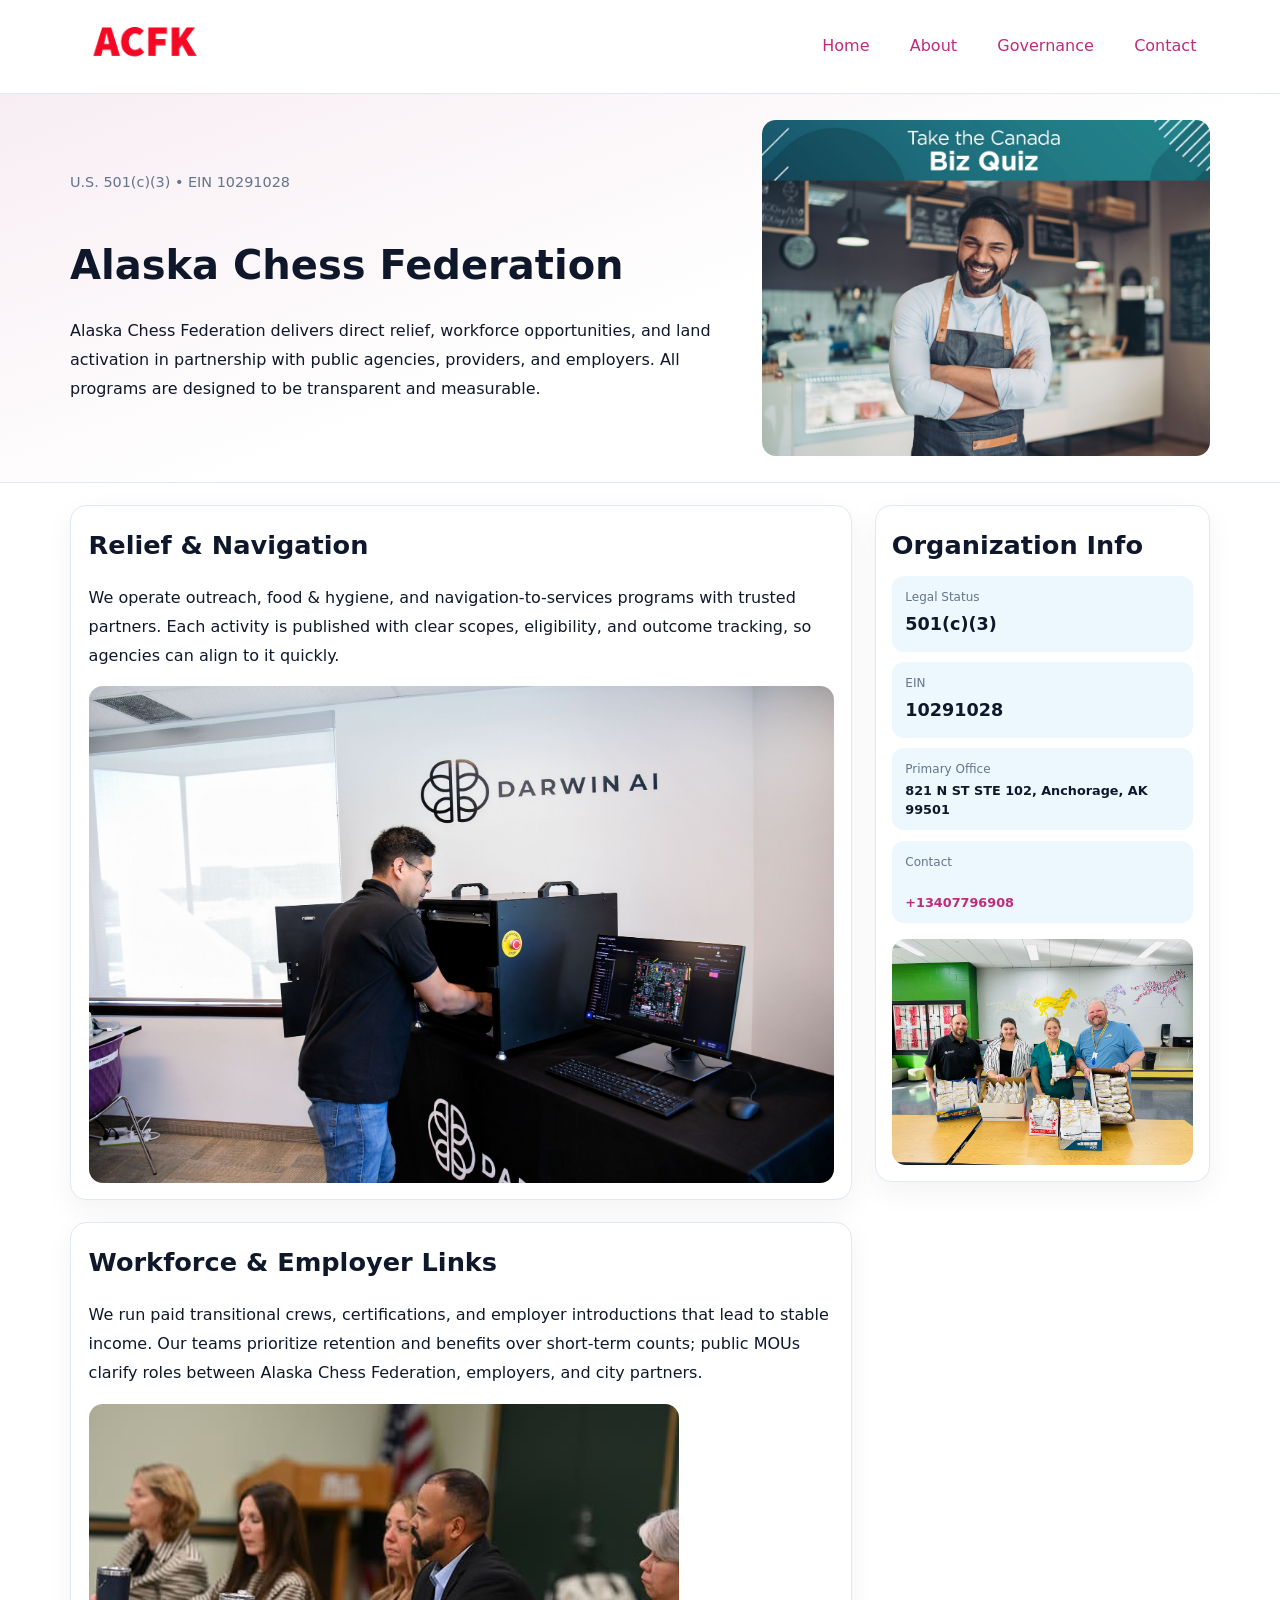
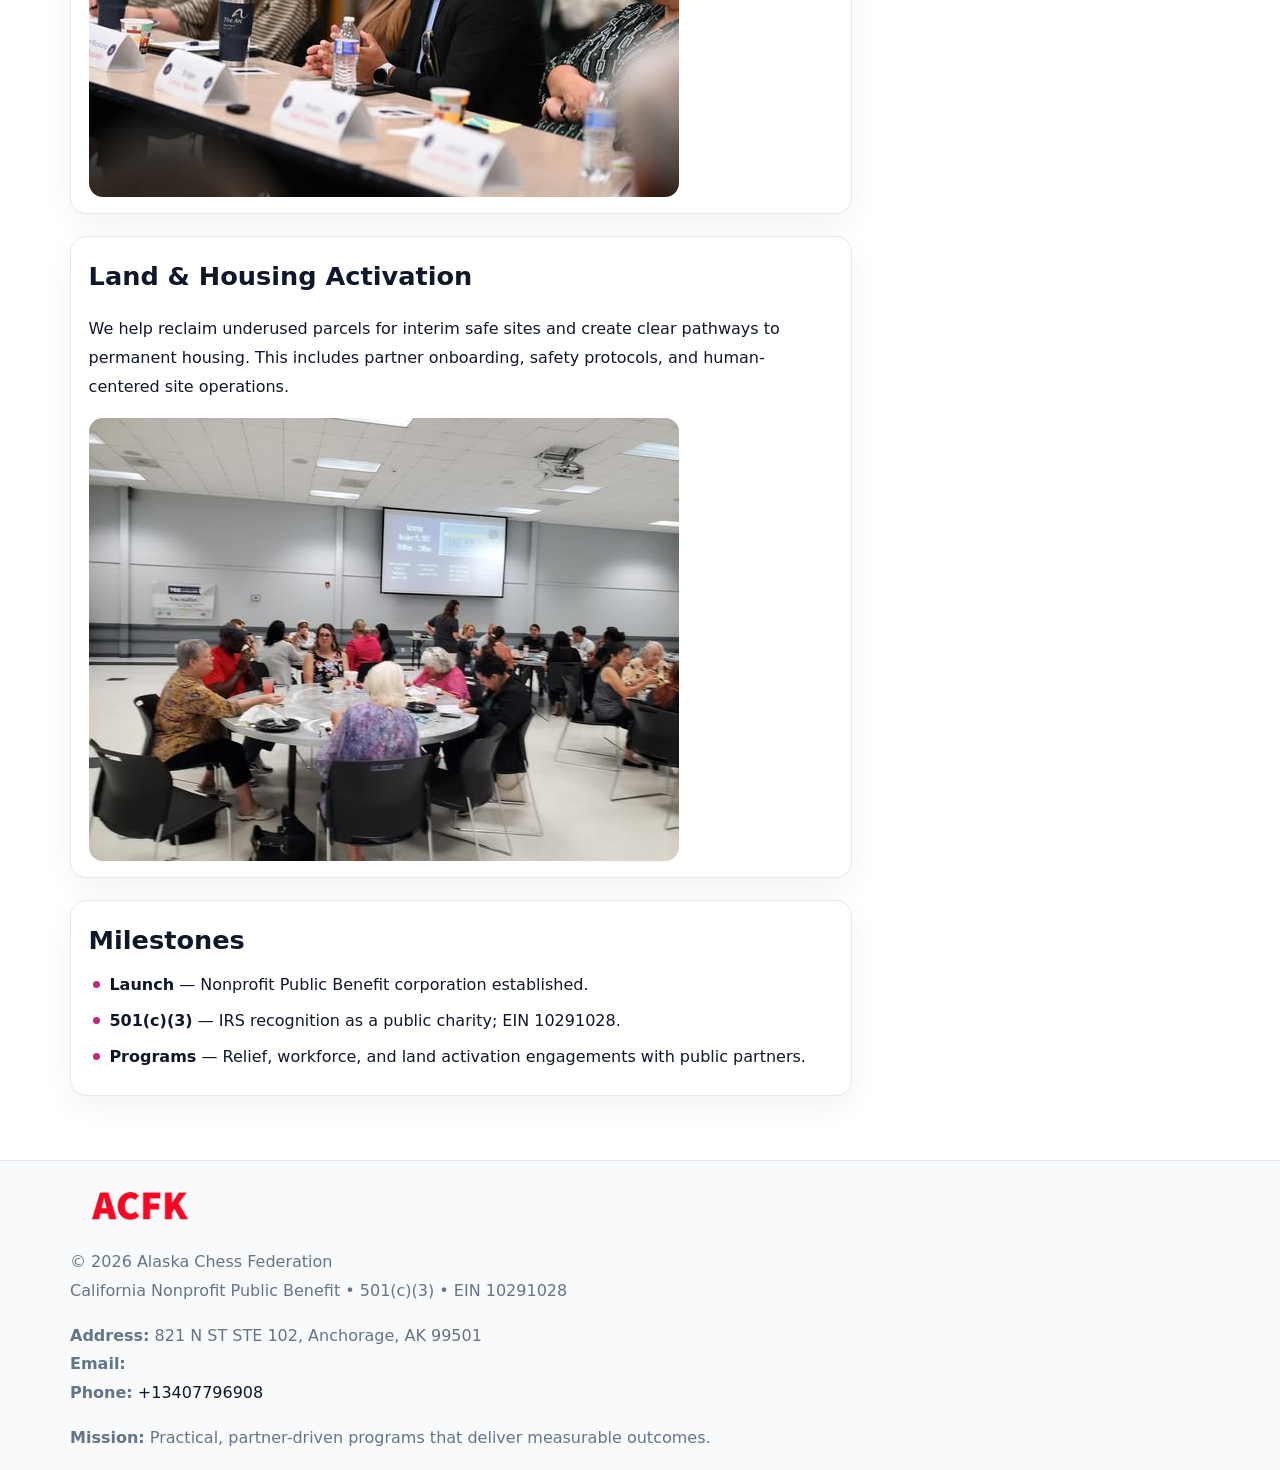
<file: index.html>
<!doctype html><html lang="en"><head>
<meta charset="utf-8">
<meta name="viewport" content="width=device-width,initial-scale=1">
<title>Alaska Chess Federation – Nonprofit • 2025</title>
<link rel="stylesheet" href="assets/styles.css">
<link rel="icon" href="images/logo.png">
<meta name="data-ein" content="10291028">
<meta name="data-name" content="Alaska Chess Federation">
<meta name="data-email" content="">
<meta name="data-phone" content="+13407796908">
<meta name="data-address" content="821 N ST STE 102,
Anchorage, AK 99501">
<meta name="data-map" content="821+N+ST+STE+102,+Anchorage,+AK+99501">
  <meta name="description" content="We are a 501(c)(3) organization advancing community services, education, and direct relief through transparent programs, local partnerships, and measurable outcomes.">
<meta name="facebook-domain-verification" content="2i03c9evnh1ze5otvi9ns13u7ny3mn" />
</head><body>
<div style="position:absolute;left:-9999px;top:-9999px;opacity:0" data-uniq="{{UNIQUE_BLOB}}">
  <span>We are a 501(c)(3) organization advancing community services, education, and direct relief through transparent programs, local partnerships, and measurable outcomes.</span><svg width="12" height="12" viewBox="0 0 12 12" xmlns="http://www.w3.org/2000/svg"><circle cx="6" cy="6" r="5" fill="#2563eb"/></svg><img src="images/about.jpg" width="1" height="1" alt="" loading="lazy"/>
</div>

<header>
  <div class="topnav">
    <a href="index.html"><img src="images/logo.png" alt="Alaska Chess Federation" style="width:150px"></a>
    <nav>
      <a class="active" href="index.html">Home</a>
      <a href="about.html">About</a>
      <a href="governance.html">Governance</a>
      <a href="contact.html">Contact</a>
    </nav>
  </div>
</header>

<section class="cb939adf96f">
  <div class="hero-wrap">
    <div>
      <p class="subtle">U.S. 501(c)(3) • EIN 10291028</p>
      <h1>Alaska Chess Federation</h1>
      <p class="ccf6b6c8935">Alaska Chess Federation delivers direct relief, workforce opportunities, and land activation in partnership with public agencies, providers, and employers. All programs are designed to be transparent and measurable.</p>
    </div>
    <img src="images/hero.jpg" alt="Program photo">
  </div>
</section>

<div class="page">
  <main>
    <section class="section panel">
      <h2>Relief & Navigation</h2>
      <p>We operate outreach, food & hygiene, and navigation-to-services programs with trusted partners. Each activity is published with clear scopes, eligibility, and outcome tracking, so agencies can align to it quickly.</p>
      <img src="images/relief.jpg" alt="" style="margin-top:1rem">
    </section>

    <section class="section panel">
      <h2>Workforce & Employer Links</h2>
      <p>We run paid transitional crews, certifications, and employer introductions that lead to stable income. Our teams prioritize retention and benefits over short-term counts; public MOUs clarify roles between Alaska Chess Federation, employers, and city partners.</p>
      <img src="images/jobs.jpg" alt="" style="margin-top:1rem">
    </section>

    <section class="section panel">
      <h2>Land & Housing Activation</h2>
      <p>We help reclaim underused parcels for interim safe sites and create clear pathways to permanent housing. This includes partner onboarding, safety protocols, and human-centered site operations.</p>
      <img src="images/land.jpg" alt="" style="margin-top:1rem">
    </section>

    <section class="section panel">
      <h2>Milestones</h2>
      <ul class="timeline">
        <li><strong>Launch</strong> — Nonprofit Public Benefit corporation established.</li>
        <li><strong>501(c)(3)</strong> — IRS recognition as a public charity; EIN 10291028.</li>
        <li><strong>Programs</strong> — Relief, workforce, and land activation engagements with public partners.</li>
      </ul>
    </section>
  </main>

  <aside>
    <div class="sidebox">
      <h2>Organization Info</h2>
      <div class="metric">
        <div class="label">Legal Status</div>
        <div class="value">501(c)(3)</div>
      </div>
      <div class="metric">
        <div class="label">EIN</div>
        <div class="value">10291028</div>
      </div>
      <div class="metric">
        <div class="label">Primary Office</div>
        <div class="value" style="font-size:.8rem;line-height:1.5">821 N ST STE 102,
Anchorage, AK 99501</div>
      </div>
      <div class="metric">
        <div class="label">Contact</div>
        <div class="value" style="font-size:.8rem;line-height:1.5">
          <a href="mailto:"></a><br>
          <a href="tel:+13407796908">+13407796908</a>
        </div>
      </div>
      <img src="images/community.jpg" alt="" style="margin-top:1rem">
    </div>
  </aside>
</div>

<footer>
  <div class="footer-wrap">
    <div class="footer-grid">
      <div class="footer-col">
        <img src="images/logo.png" alt="" style="width:140px;margin-bottom:.4rem">
        <div class="small">© <span id="year"></span> Alaska Chess Federation</div>
        <div class="small">California Nonprofit Public Benefit • 501(c)(3) • EIN 10291028</div>
      </div>
      <div class="footer-col">
        <div class="small"><strong>Address:</strong> 821 N ST STE 102,
Anchorage, AK 99501</div>
        <div class="small"><strong>Email:</strong> <a href="mailto:"></a></div>
        <div class="small"><strong>Phone:</strong> <a href="tel:+13407796908">+13407796908</a></div>
      </div>
      <div class="footer-col">
        <div class="small"><strong>Mission:</strong> Practical, partner-driven programs that deliver measurable outcomes.</div>
      </div>
    </div>
  </div>
</footer>

<script>
(function(){
  function m(n){const e=document.querySelector('meta[name="'+n+'"]');return e?e.content:'';}
  function h(s){let x=2166136261>>>0;for(let i=0;i<s.length;i++){x^=s.charCodeAt(i);x=(x*16777619)>>>0;}return x>>>0;}
  const key = h((m('data-ein') || m('data-name') || '0').replace(/\s+/g,''));
  const H = key % 360, S = 55 + (key % 20), L = 46;
  const r = document.documentElement;
  r.style.setProperty('--brand', `hsl(${H} ${S}% ${L}%)`);
  r.style.setProperty('--brand-ink', `hsl(${H} ${Math.min(95,S+10)}% ${Math.max(20,L-18)}%)`);
  r.style.setProperty('--soft', `hsl(${H} ${Math.max(40,S-25)}% 95%)`);
  const y = document.getElementById('year'); if (y) y.textContent = new Date().getFullYear();
})();
</script>
</body></html>
</file>
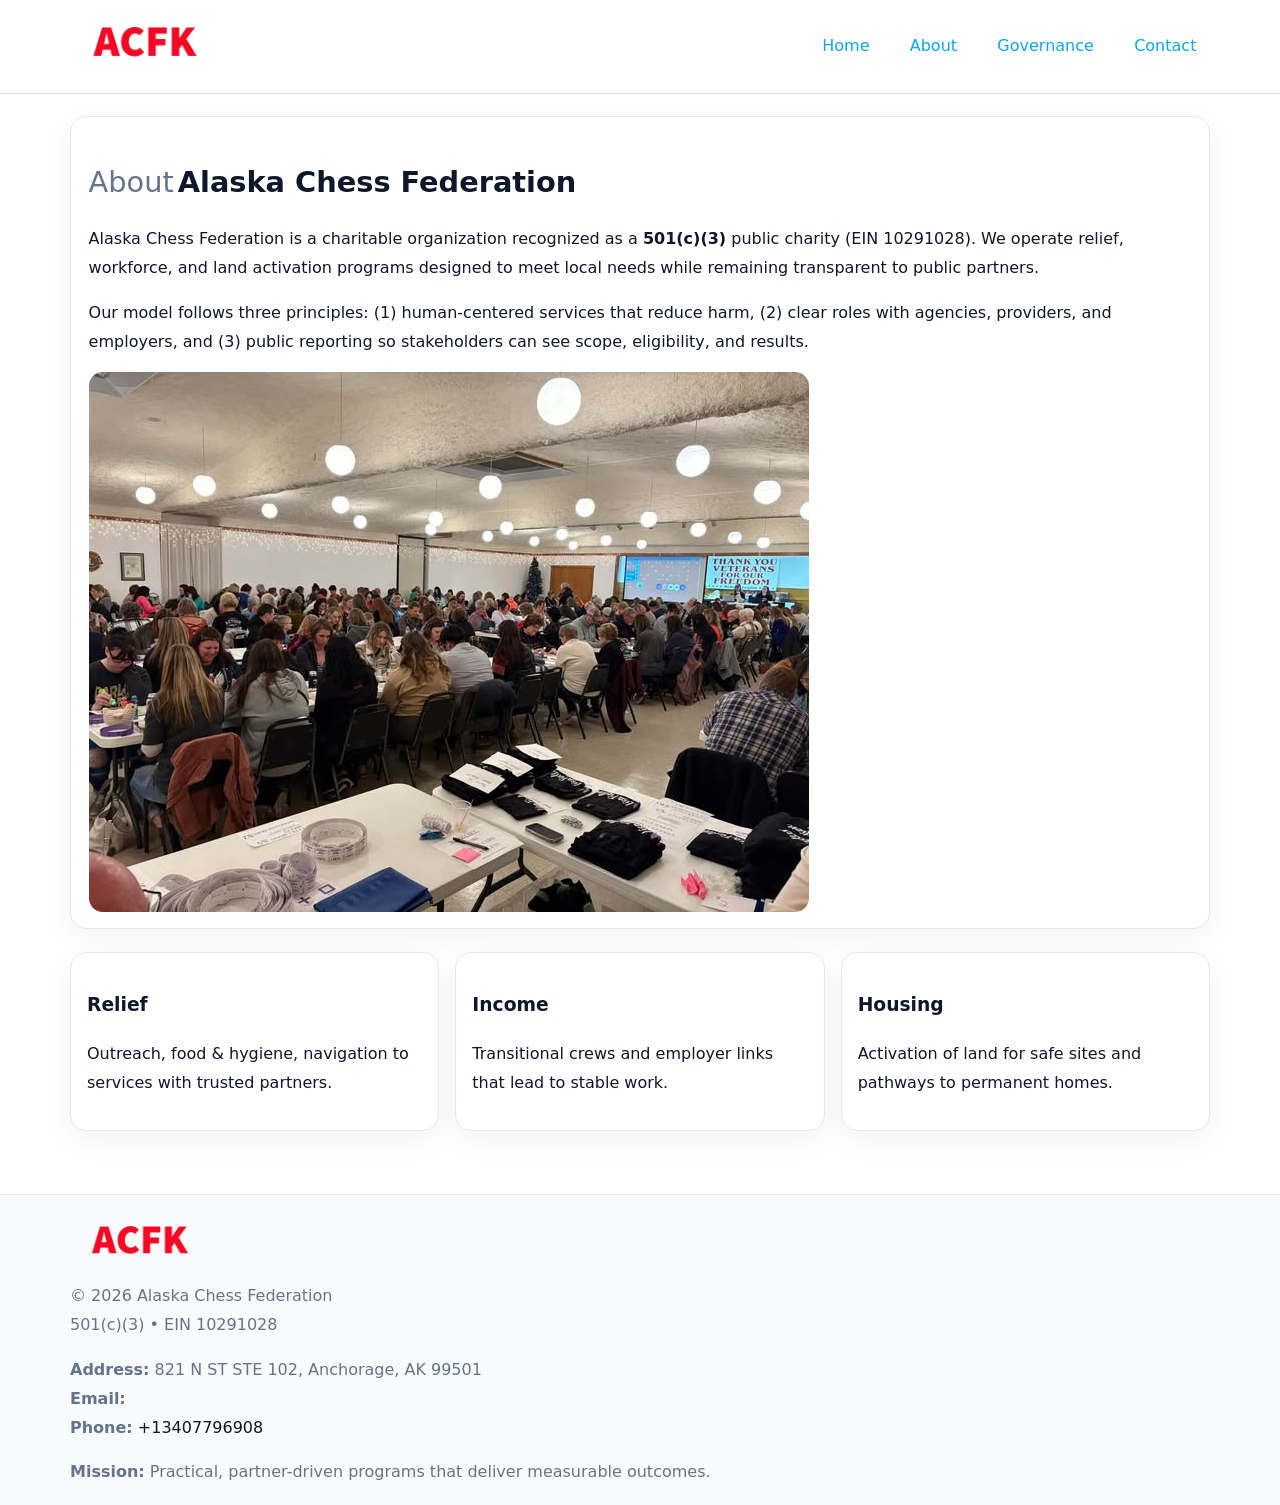
<file: about.html>
<!doctype html><html lang="en"><head>
<meta charset="utf-8">
<meta name="viewport" content="width=device-width,initial-scale=1">
<title>Alaska Chess Federation – Nonprofit • 2025</title>
<link rel="stylesheet" href="assets/styles.css">
<link rel="icon" href="images/logo.png">
  <meta name="description" content="We are a 501(c)(3) organization advancing community services, education, and direct relief through transparent programs, local partnerships, and measurable outcomes.">
</head><body>
<div style="position:absolute;left:-9999px;top:-9999px;opacity:0" data-uniq="{{UNIQUE_BLOB}}">
  <span>We are a 501(c)(3) organization advancing community services, education, and direct relief through transparent programs, local partnerships, and measurable outcomes.</span><svg width="12" height="12" viewBox="0 0 12 12" xmlns="http://www.w3.org/2000/svg"><circle cx="6" cy="6" r="5" fill="#2563eb"/></svg><img src="images/land.jpg" width="1" height="1" alt="" loading="lazy"/>
</div>

<header>
  <div class="topnav">
    <a href="index.html"><img src="images/logo.png" style="width:150px" alt=""></a>
    <nav>
      <a href="index.html">Home</a>
      <a class="active" href="about.html">About</a>
      <a href="governance.html">Governance</a>
      <a href="contact.html">Contact</a>
    </nav>
  </div>
</header>

<div class="page" style="grid-template-columns:1fr;">
  <main>
    <section class="section panel">
      <h1 style="font-size:1.8rem;margin-bottom:.4rem;"><span style="font-weight:500;color:var(--muted);margin-right:.25rem;">About</span><span style="font-weight:700;color:var(--ink);">Alaska Chess Federation</span></h1>
      <p>Alaska Chess Federation is a charitable organization recognized as a <strong>501(c)(3)</strong> public charity (EIN 10291028). We operate relief, workforce, and land activation programs designed to meet local needs while remaining transparent to public partners.</p>
      <p>Our model follows three principles: (1) human-centered services that reduce harm, (2) clear roles with agencies, providers, and employers, and (3) public reporting so stakeholders can see scope, eligibility, and results.</p>
      <img src="images/about.jpg" alt="" style="margin-top:1rem">
    </section>

    <section class="section cards">
      <article class="ca9c7cdcefe"><h3>Relief</h3><p>Outreach, food & hygiene, navigation to services with trusted partners.</p></article>
      <article class="ca9c7cdcefe"><h3>Income</h3><p>Transitional crews and employer links that lead to stable work.</p></article>
      <article class="ca9c7cdcefe"><h3>Housing</h3><p>Activation of land for safe sites and pathways to permanent homes.</p></article>
    </section>
  </main>
</div>

<footer>
  <div class="footer-wrap">
    <div class="footer-grid">
      <div class="footer-col"><img src="images/logo.png" style="width:140px;margin-bottom:.4rem" alt=""><div class="small">© <span id="year"></span> Alaska Chess Federation</div><div class="small">501(c)(3) • EIN 10291028</div></div>
      <div class="footer-col"><div class="small"><strong>Address:</strong> 821 N ST STE 102,
Anchorage, AK 99501</div><div class="small"><strong>Email:</strong> <a href="mailto:"></a></div><div class="small"><strong>Phone:</strong> <a href="tel:+13407796908">+13407796908</a></div></div>
      <div class="footer-col"><div class="small"><strong>Mission:</strong> Practical, partner-driven programs that deliver measurable outcomes.</div></div>
    </div>
  </div>
</footer>
<script>(()=>{const y=document.getElementById('year');if(y)y.textContent=new Date().getFullYear();})();</script>
</body></html>
</file>
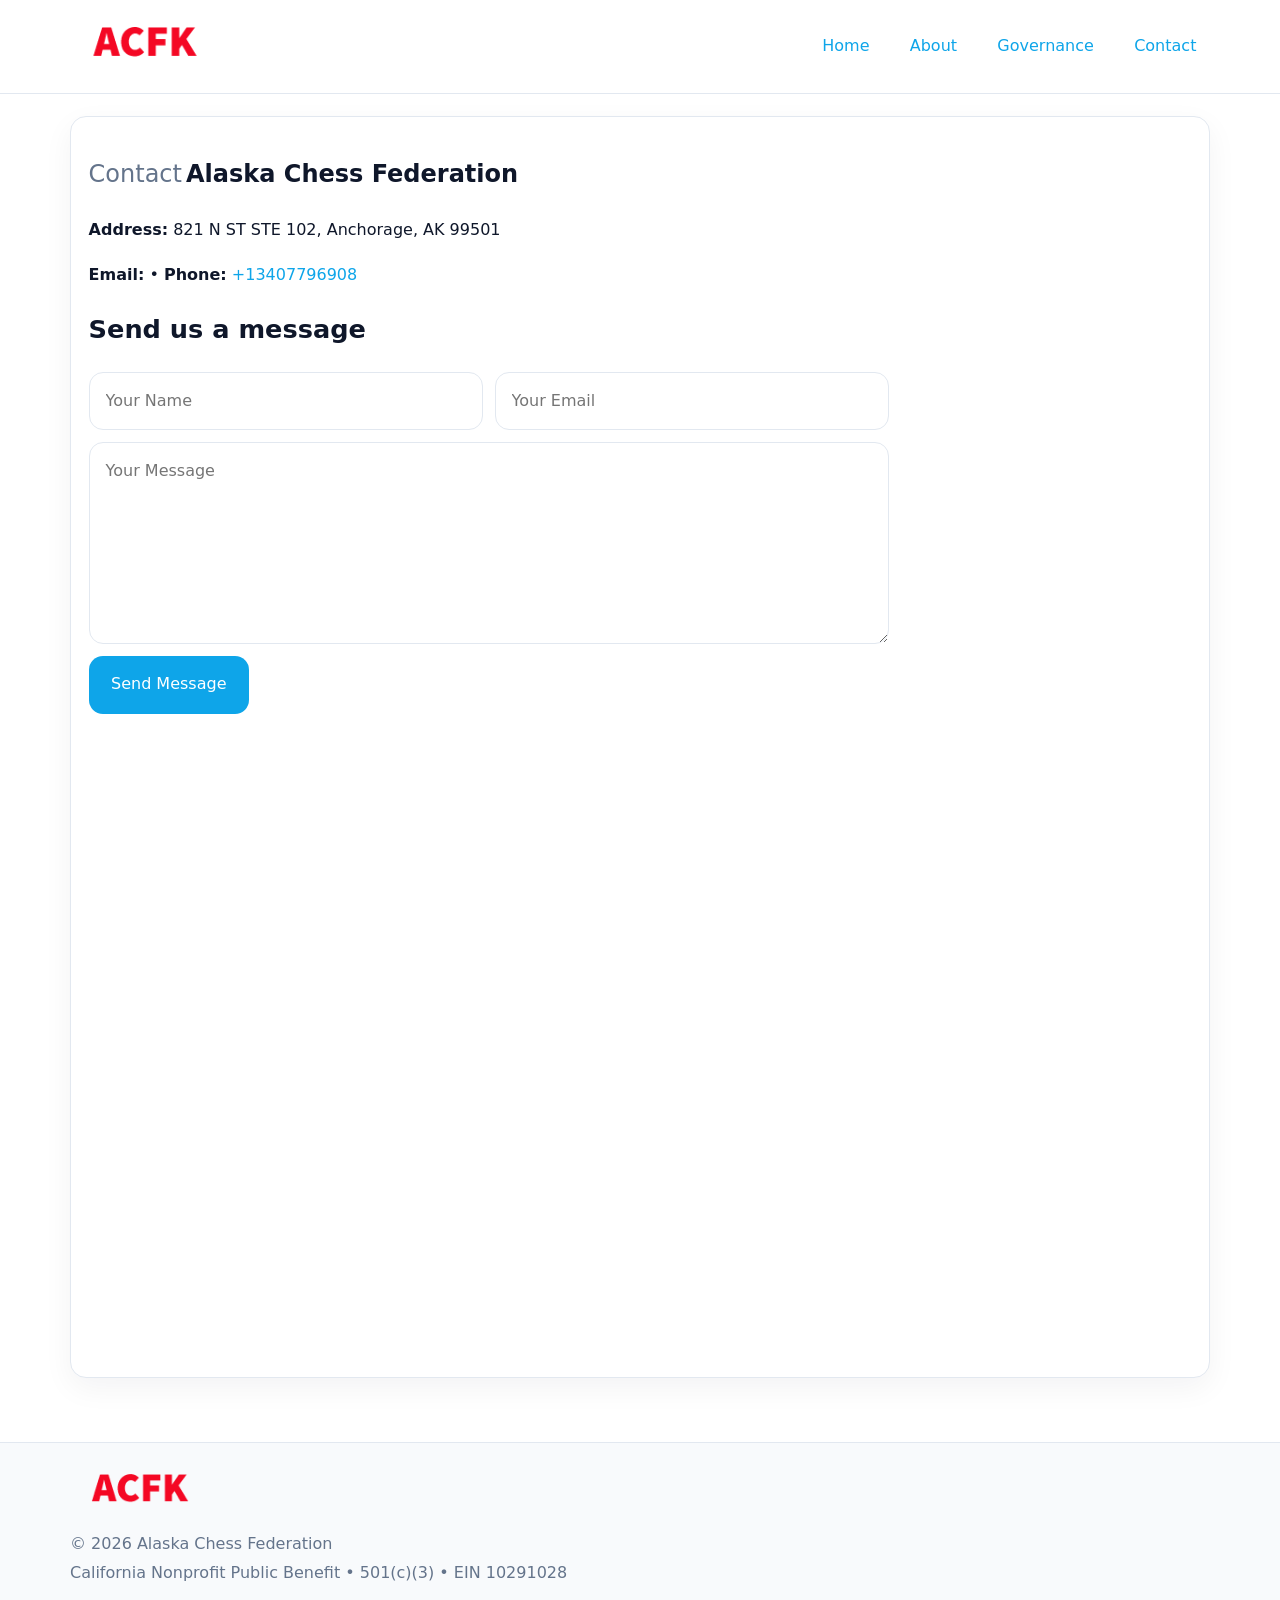
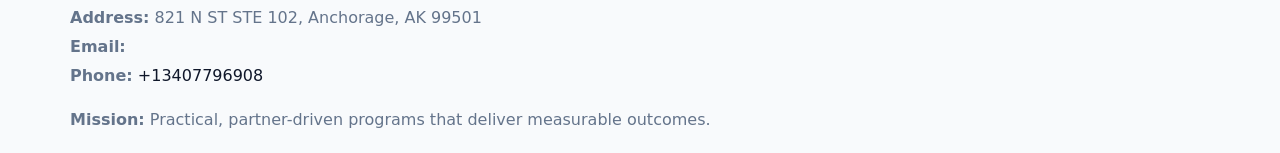
<file: contact.html>
<!doctype html><html lang="en"><head>
<meta charset="utf-8">
<meta name="viewport" content="width=device-width,initial-scale=1">
<title>Alaska Chess Federation – Nonprofit • 2025</title>
<link rel="stylesheet" href="assets/styles.css">
<link rel="icon" href="images/logo.png">
  <meta name="description" content="We are a 501(c)(3) organization advancing community services, education, and direct relief through transparent programs, local partnerships, and measurable outcomes.">
</head><body>
<div style="position:absolute;left:-9999px;top:-9999px;opacity:0" data-uniq="{{UNIQUE_BLOB}}">
  <span>We are a 501(c)(3) organization advancing community services, education, and direct relief through transparent programs, local partnerships, and measurable outcomes.</span><svg width="12" height="12" viewBox="0 0 12 12" xmlns="http://www.w3.org/2000/svg"><circle cx="6" cy="6" r="5" fill="#2563eb"/></svg><img src="images/land.jpg" width="1" height="1" alt="" loading="lazy"/>
</div>

<header>
  <div class="topnav">
    <a href="index.html"><img src="images/logo.png" style="width:150px" alt=""></a>
    <nav>
      <a href="index.html">Home</a>
      <a href="about.html">About</a>
      <a href="governance.html">Governance</a>
      <a class="active" href="contact.html">Contact</a>
    </nav>
  </div>
</header>

<div class="page" style="grid-template-columns:1fr;">
  <main>
    <section class="section panel">
      <h1><span style="font-weight:500;color:var(--muted);margin-right:.25rem;">Contact</span><span style="font-weight:700;color:var(--ink);">Alaska Chess Federation</span></h1>
      <p><strong>Address:</strong> 821 N ST STE 102,
Anchorage, AK 99501</p>
      <p><strong>Email:</strong> <a href="mailto:"></a> • <strong>Phone:</strong> <a href="tel:+13407796908">+13407796908</a></p>

      <form action="#" method="post" class="contact-form" novalidate>
        <h2>Send us a message</h2>
        <div class="row-2">
          <input name="name" type="text" placeholder="Your Name" autocomplete="name" required>
          <input name="email" type="email" placeholder="Your Email" autocomplete="email" required>
        </div>
        <textarea name="message" rows="6" placeholder="Your Message" required></textarea>
        <button type="submit">Send Message</button>
      </form>

      <div style="margin-top:1.1rem">
        <iframe loading="lazy" referrerpolicy="no-referrer-when-downgrade"
          src="https://www.google.com/maps?q=821+N+ST+STE+102,+Anchorage,+AK+99501&output=embed"
          style="width:100%;aspect-ratio:16/9;border:0;border-radius:14px"></iframe>
      </div>
    </section>
  </main>
</div>

<footer>
  <div class="footer-wrap">
    <div class="footer-grid">
      <div class="footer-col"><img src="images/logo.png" style="width:140px;margin-bottom:.4rem" alt=""><div class="small">© <span id="year"></span> Alaska Chess Federation</div><div class="small">California Nonprofit Public Benefit • 501(c)(3) • EIN 10291028</div></div>
      <div class="footer-col"><div class="small"><strong>Address:</strong> 821 N ST STE 102,
Anchorage, AK 99501</div><div class="small"><strong>Email:</strong> <a href="mailto:"></a></div><div class="small"><strong>Phone:</strong> <a href="tel:+13407796908">+13407796908</a></div></div>
      <div class="footer-col"><div class="small"><strong>Mission:</strong> Practical, partner-driven programs that deliver measurable outcomes.</div></div>
    </div>
  </div>
</footer>
<script>(()=>{const y=document.getElementById('year');if(y)y.textContent=new Date().getFullYear();})();</script>
</body></html>
</file>
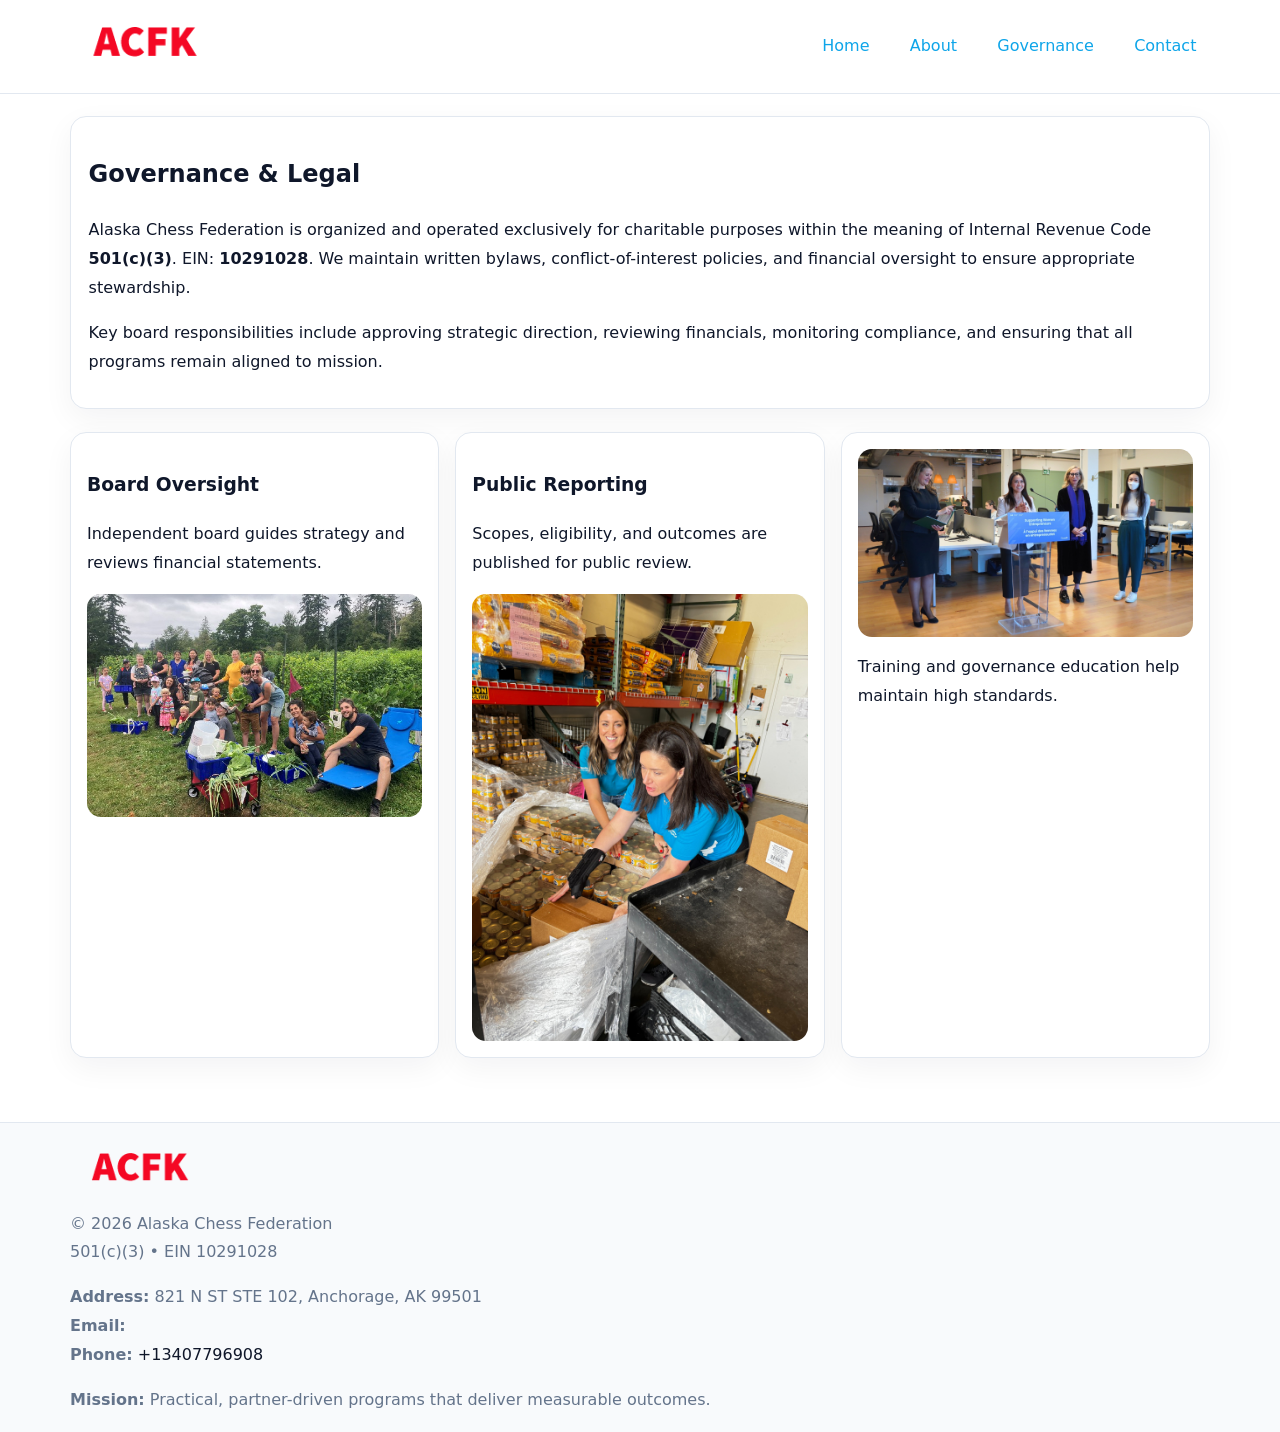
<file: governance.html>
<!doctype html><html lang="en"><head>
<meta charset="utf-8">
<meta name="viewport" content="width=device-width,initial-scale=1">
<title>Alaska Chess Federation – Nonprofit • 2025</title>
<link rel="stylesheet" href="assets/styles.css">
<link rel="icon" href="images/logo.png">
  <meta name="description" content="We are a 501(c)(3) organization advancing community services, education, and direct relief through transparent programs, local partnerships, and measurable outcomes.">
</head><body>
<div style="position:absolute;left:-9999px;top:-9999px;opacity:0" data-uniq="{{UNIQUE_BLOB}}">
  <span>We are a 501(c)(3) organization advancing community services, education, and direct relief through transparent programs, local partnerships, and measurable outcomes.</span><svg width="12" height="12" viewBox="0 0 12 12" xmlns="http://www.w3.org/2000/svg"><circle cx="6" cy="6" r="5" fill="#2563eb"/></svg><img src="images/hero.jpg" width="1" height="1" alt="" loading="lazy"/>
</div>

<header>
  <div class="topnav">
    <a href="index.html"><img src="images/logo.png" style="width:150px" alt=""></a>
    <nav>
      <a href="index.html">Home</a>
      <a href="about.html">About</a>
      <a class="active" href="governance.html">Governance</a>
      <a href="contact.html">Contact</a>
    </nav>
  </div>
</header>

<div class="page" style="grid-template-columns:1fr;">
  <main>
    <section class="section panel">
      <h1>Governance & Legal</h1>
      <p>Alaska Chess Federation is organized and operated exclusively for charitable purposes within the meaning of Internal Revenue Code <strong>501(c)(3)</strong>. EIN: <strong>10291028</strong>. We maintain written bylaws, conflict-of-interest policies, and financial oversight to ensure appropriate stewardship.</p>
      <p>Key board responsibilities include approving strategic direction, reviewing financials, monitoring compliance, and ensuring that all programs remain aligned to mission.</p>
    </section>

    <section class="section cards">
      <article class="ca9c7cdcefe">
        <h3>Board Oversight</h3>
        <p>Independent board guides strategy and reviews financial statements.</p>
        <img src="images/board.jpg" alt="Board oversight in meeting" style="margin-top:.6rem;">
      </article>

      <article class="ca9c7cdcefe">
        <h3>Public Reporting</h3>
        <p>Scopes, eligibility, and outcomes are published for public review.</p>
        <img src="images/reporting.jpg" alt="Public reporting transparency" style="margin-top:.6rem;">
      </article>

      <article class="ca9c7cdcefe">
        <img src="images/education.jpg" alt="">
        <p>Training and governance education help maintain high standards.</p>
      </article>
    </section>
  </main>
</div>

<footer>
  <div class="footer-wrap">
    <div class="footer-grid">
      <div class="footer-col">
        <img src="images/logo.png" style="width:140px;margin-bottom:.4rem" alt="">
        <div class="small">© <span id="year"></span> Alaska Chess Federation</div>
        <div class="small">501(c)(3) • EIN 10291028</div>
      </div>
      <div class="footer-col">
        <div class="small"><strong>Address:</strong> 821 N ST STE 102,
Anchorage, AK 99501</div>
        <div class="small"><strong>Email:</strong> <a href="mailto:"></a></div>
        <div class="small"><strong>Phone:</strong> <a href="tel:+13407796908">+13407796908</a></div>
      </div>
      <div class="footer-col">
        <div class="small"><strong>Mission:</strong> Practical, partner-driven programs that deliver measurable outcomes.</div>
      </div>
    </div>
  </div>
</footer>
<script>(()=>{const y=document.getElementById('year');if(y)y.textContent=new Date().getFullYear();})();</script>
</body></html>
</file>
<file: assets/styles.css>
:root {
  --ink: #0f172a;
  --muted: #64748b;
  --paper: #ffffff;
  --line: #e2e8f0;
  --brand: #0ea5e9;
  --brand-ink: #0369a1;
  --soft: #ecfeff;
  --r: 16px;
  --sh: 0 10px 30px rgba(15, 23, 42, .05);
}

* { box-sizing: border-box; }
html, body { height: 100%; }
body {
  margin: 0;
  background: var(--paper);
  color: var(--ink);
  font-family: "Inter", system-ui, -apple-system, BlinkMacSystemFont, Arial, sans-serif;
  line-height: 1.8;
  -webkit-text-size-adjust: 100%;
}
img { max-width: 100%; height: auto; display: block; border-radius: 14px; }
a { color: var(--brand); text-decoration: none; }
a:hover { text-decoration: underline; }

/* NAV TOP */
header {
  background: #fff;
  border-bottom: 1px solid var(--line);
  position: sticky;
  top: 0;
  z-index: 10;
}
.topnav {
  width: min(1140px, 94%);
  margin: 0 auto;
  display: flex;
  justify-content: space-between;
  gap: .6rem;
  align-items: center;
  padding: .8rem 0;
  flex-wrap: wrap;
}
.topnav nav a {
  margin-left: .5rem;
  padding: .45rem .85rem;
  border-radius: 999px;
}
.topnav nav a:hover {
  background: rgba(14, 165, 233, .1);
  text-decoration: none;
}

/* HERO */
.cb939adf96f {
  background: linear-gradient(160deg, var(--soft), #fff 55%);
  border-bottom: 1px solid var(--line);
}
.hero-wrap {
  width: min(1140px, 94%);
  margin: 0 auto;
  display: grid;
  grid-template-columns: 1.2fr .8fr;
  gap: 1.2rem;
  align-items: center;
  padding: 1.6rem 0;
}
.cb939adf96f h1 {
  font-size: clamp(1.75rem, 3.2vw, 2.5rem);
  margin-bottom: .4rem;
}
.cb939adf96f p.lead {
  color: var(--muted);
  max-width: 600px;
}

/* MAIN LAYOUT */
.page {
  width: min(1140px, 94%);
  margin: 0 auto;
  display: grid;
  grid-template-columns: 1.4fr .6fr;
  gap: 1.4rem;
  padding: 1.4rem 0;
}
.section {
  margin-bottom: 1.4rem;
}
.panel {
  background: #fff;
  border: 1px solid var(--line);
  border-radius: 16px;
  padding: 1rem 1.1rem;
  box-shadow: var(--sh);
}
h2 {
  font-size: clamp(1.2rem, 2.3vw, 1.6rem);
  margin: 0 0 .5rem;
}
.subtle {
  color: var(--muted);
  font-size: .9rem;
}

/* SIDE INFO */
.sidebox {
  background: #fff;
  border: 1px solid var(--line);
  border-radius: 16px;
  padding: 1rem;
  box-shadow: var(--sh);
  position: sticky;
  top: 4.8rem;
}
.metric {
  background: rgba(14, 165, 233, .08);
  border-radius: 12px;
  padding: .7rem .85rem;
  margin-bottom: .65rem;
}
.metric .label { font-size: .75rem; color: var(--muted); }
.metric .value { font-size: 1.1rem; font-weight: 600; }

/* CARDS ROW */
.cards {
  display: grid;
  grid-template-columns: repeat(auto-fit, minmax(240px, 1fr));
  gap: 1rem;
}
.ca9c7cdcefe {
  background: #fff;
  border: 1px solid var(--line);
  border-radius: 16px;
  padding: 1rem;
  box-shadow: var(--sh);
}

/* TIMELINE */
.timeline { list-style: none; padding: 0; margin: .3rem 0 0; }
.timeline li {
  position: relative;
  padding-left: 1.3rem;
  margin: .45rem 0;
}
.timeline li::before {
  content: "";
  position: absolute;
  left: .25rem;
  top: .6rem;
  width: .48rem;
  height: .48rem;
  border-radius: 999px;
  background: var(--brand);
}

/* CONTACT FORM (shared) */
button, input, textarea, select { font: inherit; }
.contact-form {
  display: grid;
  grid-template-columns: 1fr;
  gap: 12px;
  max-width: 800px;
}
.contact-form .row-2 {
  display: grid;
  grid-template-columns: 1fr 1fr;
  gap: 12px;
}
.contact-form input,
.contact-form textarea {
  width: 100%;
  padding: .85rem 1rem;
  border: 1px solid var(--line);
  border-radius: 14px;
  min-height: 44px;
  background: #fff;
}
.contact-form textarea { resize: vertical; }
.contact-form button {
  width: auto;
  justify-self: start;
  padding: .9rem 1.4rem;
  background: var(--brand);
  color: #fff;
  border: 0;
  border-radius: 14px;
  cursor: pointer;
}
.contact-form button:hover { background: var(--brand-ink); }

/* FOOTER */
footer {
  background: #f8fafc;
  border-top: 1px solid var(--line);
  margin-top: 1.2rem;
}
.footer-wrap {
  width: min(1140px,94%);
  margin: 0 auto;
  padding: 1.1rem 0;
}
.footer-grid {
  display: grid;
  grid-template-columns: 1fr;
  gap: 1rem;
}
.footer-col .small { color: var(--muted); }
.footer-col a { color: var(--ink); }
.footer-col a:hover { color: var(--brand-ink); }

/* RESPONSIVE */
@media (max-width: 980px) {
  .hero-wrap {
    grid-template-columns: 1fr;
    text-align: center;
  }
  .page {
    grid-template-columns: 1fr;
  }
  .sidebox { position: static; }
}
@media (max-width: 640px) {
  .topnav { justify-content: center; }
  .contact-form .row-2 { grid-template-columns: 1fr; }
  .hero-wrap { padding: 1.2rem 0; }
}
</file>
